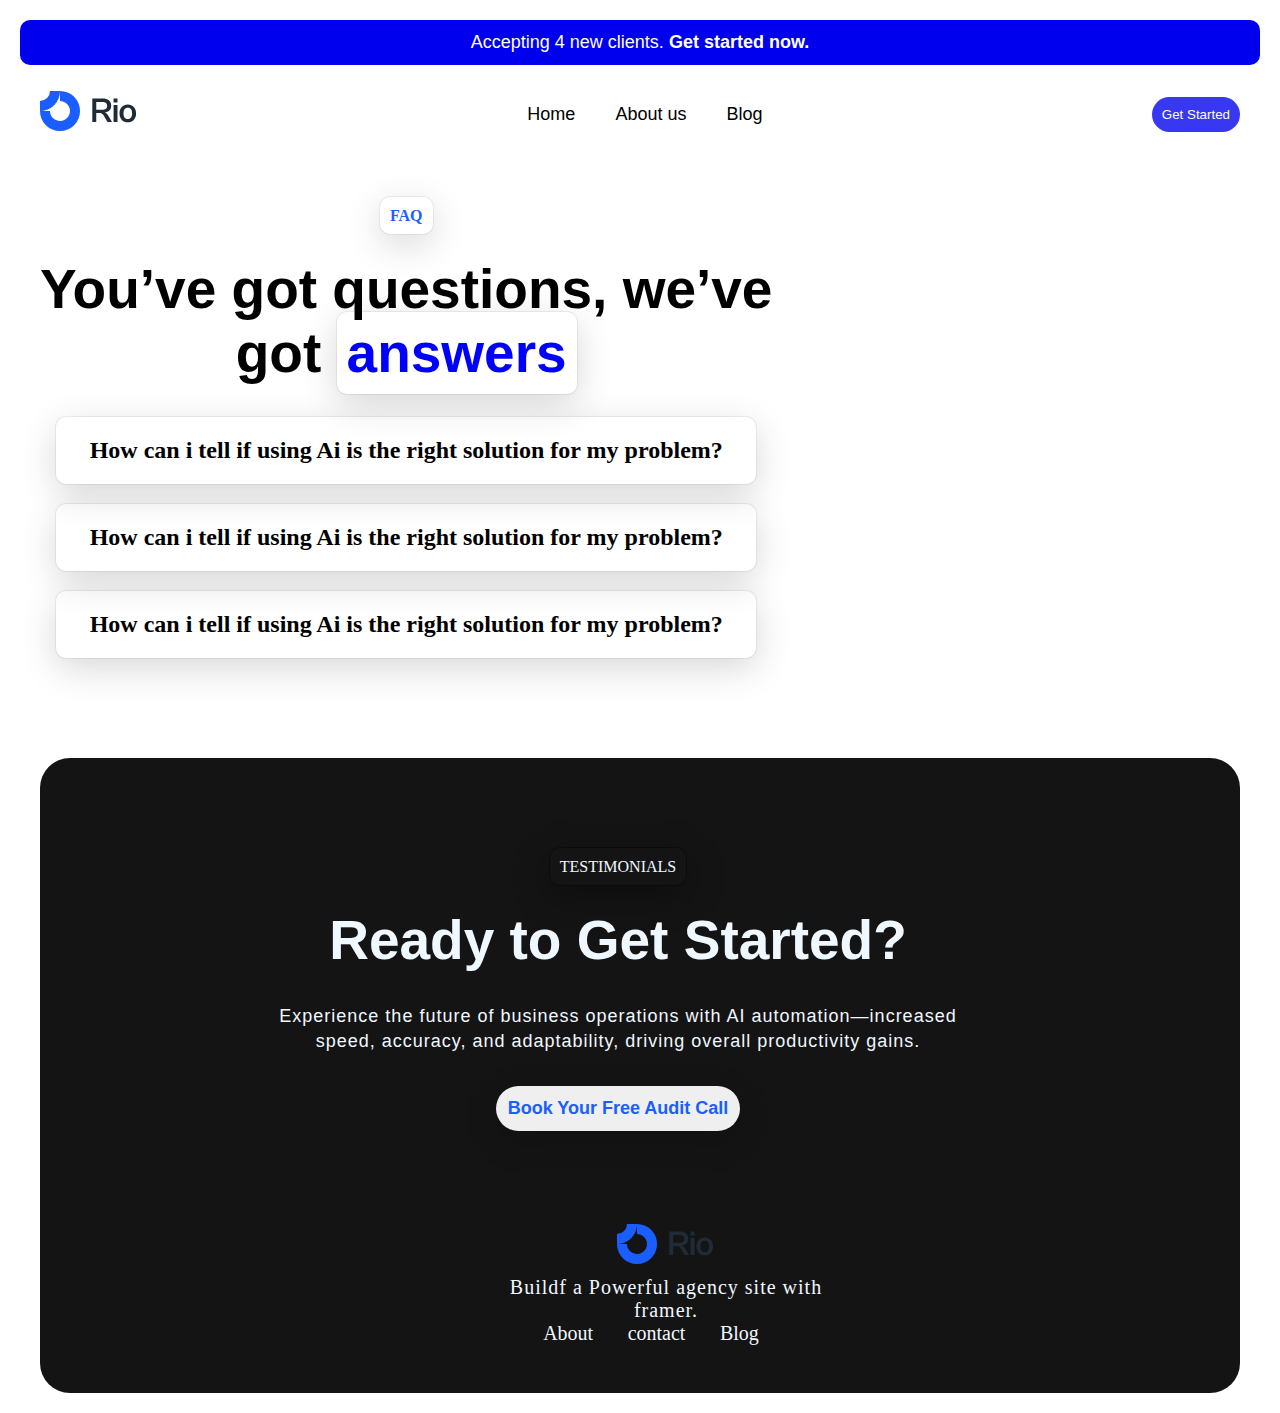
<file: About.html>
<!DOCTYPE html>
<html lang="en">
<head>
    <meta charset="UTF-8">
    <meta name="viewport" content="width=device-width, initial-scale=1.0">
  <!-- fontawesome cdn -->
  <link
  rel="stylesheet"
  href="https://cdnjs.cloudflare.com/ajax/libs/font-awesome/6.6.0/css/all.min.css"
  integrity="sha512-Kc323vGBEqzTmouAECnVceyQqyqdsSiqLQISBL29aUW4U/M7pSPA/gEUZQqv1cwx4OnYxTxve5UMg5GT6L4JJg=="
  crossorigin="anonymous"
  referrerpolicy="no-referrer"
/>
    <title>Document</title>
    <link rel="stylesheet" href="style.css">
</head>
<body>
    <header>
        <!-- this is top header -->
        <div class="top-header">
          <p>Accepting 4 new clients. <b>Get started now.</b></p>
        </div>
  
        <!-- navigation -->
        <nav>
          <div class="nav-img">
            <a href="index.html"><img src="All-img/WvIxk2OsDPSdCdejZp7vMsFKbs.svg" alt=""></a>
          </div>
          <div class="list">
  
              <li><a href="index.html">Home</a></li>
              <li><a href="index.html">About us</a></li>
              <li><a href="blog.html">Blog</a></li>
          </div>
  
          <div class="nav-btn">
            <button>Get Started</button>
          </div>
        </nav>
      </header>
<!-- section 7 start -->
<section >
    <div class="sec-8">

        <div class="sec-faq-div">
            <span>FAQ</span>
            <h3>You’ve got questions, we’ve <br> got <span style="color: blue;">answers</span></h3>
            <div class="FAQ-div">
                
                <h2>How can i tell if using Ai is the right solution for my problem?</h2>
                <i class="fa-solid fa-plus"></i>
                <p>
                    
              </p>
          </div>

          <div class="FAQ-div">
              <h2>How can i tell if using Ai is the right solution for my problem?</h2>
              <i class="fa-solid fa-plus"></i>
          </div>
          
          <div class="FAQ-div">
              <h2>How can i tell if using Ai is the right solution for my problem?</h2>
              <i class="fa-solid fa-plus"></i>
          </div>
          
      </div>
  </div>
</section>
<!-- section 7 end -->

      <!-- footer -->
 <footer>
    <div class="footer-text">
        <span>TESTIMONIALS</span>
        <h3>Ready to Get Started?</h3>
        <p>Experience the future of business operations with AI automation—increased <br>speed, accuracy, and adaptability, driving overall productivity gains.</p>
        <button class="btn">Book Your Free Audit Call</button>
    </div>
    <div class="footer-div">
        <div class="footer-icon">
            <i class="fa-brands fa-facebook"></i>
            <i class="fa-brands fa-twitter"></i>
            <i class="fa-brands fa-linkedin"></i>
        </div>
        <div class="footer-ing" >
            <img src="All-img/WvIxk2OsDPSdCdejZp7vMsFKbs.svg" alt="">

            <p>Buildf a Powerful agency site with <br> framer.</p>
        </div>
        <div class="footer-nav">
            <a href="#">About</a>
            <a href="#">contact</a>
            <a href="#">Blog</a>
        </div>
    </div>
 </footer>
<!-- footer end -->
</body>
</html>
</file>
<file: style.css>
*{
    padding: 0;
    margin: 0;
    box-sizing: border-box;
}
body{
    margin: 20px;

}

.top-header{
    background-color:rgb(0,0,238);
    font-family: sans-serif;
    font-weight: 400;
    font-size: 18px;
    color: white;
    padding: 12px;
    text-align: center;
    border-radius: 10px;
}

.mobile-menu{
  display: none;

  
}


.mobile-btn{
  display: none;
}
#closenav{
  display: none;
}
nav{
    max-width: 1200px;
    margin: 0 auto;
    display: flex;
    align-items: center;
    justify-content: space-between;
    font-family: sans-serif;
    margin-top: 20px;
}
.list{
    display: flex;
    gap: 40px;
}

nav li, a{
    list-style: none;
    font-weight: 400;
    text-decoration: none;
    color: #000;
    font-size: 18px;
}
.nav-btn button{
    background-color:rgba(0, 0, 238, 0.782);
    font-weight: 400;
    color: white;
    text-decoration: none;
    padding:10px ;
    border-radius:20px;
    border: none;
    cursor: pointer;

}
.fa-bars{
  display: none;
}

/* section 1 start */
.div-text{
    max-width: 1200px;
    margin: 0 auto;
    text-align: center;
    margin-top: 5rem;
}

.div-text h1{
    font-size:80px ;
    font-weight: 700;

}
.div-text p{
    margin-top:1rem ;
    font-size: 20px;
    font-weight: 400;
}


/* section 1 end */
/* section 2 startr */

.img-card{
  max-width: 1200px;
  margin: 0 auto;
  display: flex;
  justify-content: center;
  gap: 30px;
  text-align: center;
  margin-top: 2rem;
  }
  .happy h5{
    font-size: 18px;
    font-weight: 400;
  }
  .gril-1-img{
    transform: translate(38px);
    
  }
  .gril-img{
    transform: translate(20px);
    
  }
  .text-area{
    display: flex;
    align-items: center;
    gap: 20px;
    text-align: center;
  }
  .text-area p{
    font-size: 18px;
    font-weight: 400;
    text-align: center;
  }
  .all-img img{
    text-align: center;
  width: 60px;
  height: 60px;
  border-radius: 100%;
  object-fit: cover;
  object-position: top;
  
  }
   .work-img{
    max-width: 1200px;
    margin:  0 auto;
    justify-content: center;
    object-fit: cover;
    margin-top: 2rem;
   
   }
   .work-img img{
    border-radius: 40px;
    max-width: 100%;
   }

   /* .wrapper-1{
  max-width: 1200px;
  margin: 0 auto;
    display: flex;
    gap: 20px;
    position: absolute;
     left: 100%; 
    animation-name: scrollleft;
    animation-duration: 40s;
    animation-timing-function:linear;
    animation-delay: -10s;
     
  }
  .James-1{
    display: flex;
    gap: 60px;
  }
  
  .item-1{
    width: 300px;
    height: 300px;
    padding: 20px;
    border-radius: 30px;
    position: relative;
    
  } */
 
  

/* section 2 end */


 /* section 3 start */

.services h2{
    margin-top: 3rem;
}
.conteinar {
  background-color: #f6f6f7;
  color: #202b38;
  max-width:590px ;
  border-radius: 26px;
  padding: 10px;
  font-size: 12px;
  display: flex;
  flex-direction: column;
  gap: 20px;
  padding-top: 31px;
  padding: 0 30px;
  height: 30vh;
  background-color: #fff;
  cursor: pointer;

  box-shadow: rgba(0, 0, 0, 0.16) 0px 10px 36px 0px, rgba(0, 0, 0, 0.06) 0px 0px 0px 1px;
}

.chat {
  max-width: 8%;
  margin-top: 20px;
  margin-bottom: 20px;
}
.title {
  font-size: 25px;
  margin-bottom: 5px;
  line-height: 27.5px;
}
.text {
  font-size: 18px;
}
.learn-more {
  display: flex;
  gap: 10px;
  align-items: center;
  margin-top: 23px;
  margin: 0;
  text-align: start;
  margin-bottom: 31px;
}
.learn-more h2 {
  font-size: 18px;
  color: #1a5eff;
}
.grid {
  display: flex;
  flex-direction: row;
  gap:20px;
  margin-top: 20px;
  justify-content: center;
}
.card-section {
  /* padding: 20px; */
  margin: 100px auto;
  max-width: 100%;
}
.services {
  text-align: center;
  background-color: #ffffff;
  font-size: 35px;
  max-width: 100%;
  margin: 0 auto;
  margin-bottom: 30px;
  color: #000000;
  padding: 20px;
  margin-bottom: 20px;
}
.color {
  color: #1a5eff;
}
.btn {
 
   
    font-family: sans-serif;
   color: #1a5eff;
    padding: 12px;
    border-radius: 30px;
    margin-top: 2rem;
    font-weight: 700;
    font-size:18px ;
    border: none;
    cursor:pointer;
    box-shadow: rgba(0, 0, 0, 0.16) 0px 10px 36px 0px, rgba(0, 0, 0, 0.06) 0px 0px 0px 1px;
}

.hover-effect:hover {
  transform: rotate(-3deg);
  transition: all 0.5s ease-in-out;
}
.hover-animation:hover {
  transform: rotate(3deg);
  transition: all 0.5s ease-in-out;
}
.banner:hover {
  background-color: #202b38;
  transition: all 0.7s ease;
}

.text-focus-in {
  -webkit-animation: text-focus-in 1s cubic-bezier(0.55, 0.085, 0.68, 0.53) both;
  animation: text-focus-in 1s cubic-bezier(0.55, 0.085, 0.68, 0.53) both;
}

 @-webkit-keyframes text-focus-in {
  0% {
    -webkit-filter: blur(12px);
    filter: blur(12px);
    opacity: 0;
  }
  100% {
    -webkit-filter: blur(0px);
    filter: blur(0px);
    opacity: 1;
  }
}
@keyframes text-focus-in {
  0% {
    -webkit-filter: blur(12px);
    filter: blur(12px);
    opacity: 0;
  }
  100% {
    -webkit-filter: blur(0px);
    filter: blur(0px);
    opacity: 1;
  }
}  


/* section 3 end */


/* section 4 start */
.sec-4{
    max-width: 1200px;
    margin: 0 auto;
    gap: 5rem;
    display: flex;
   align-items: start;
   justify-content: space-between;
    margin-top:4rem ;
}
.svg{
  width: 25px;
  
}
.sec-4-text p{
    letter-spacing: 1px;
    word-spacing: 3px;
   font-family: sans-serif;
     font-weight: 400;
     font-size: 18px;
}
.img{
    /* flex-basis: 100%; */
}
.sec-4-text span{
    border-radius: 10px;
    padding: 10px;
    border: none;
    box-shadow: rgba(0, 0, 0, 0.16) 0px 10px 36px 0px, rgba(0, 0, 0, 0.06) 0px 0px 0px 1px;
}


.sec-4-text h3{
    font-size:55px ;
    font-weight: 700;
    font-family: sans-serif;
    margin-top: 2rem;
    margin-bottom: 2rem;
}

.sec-4 img{
    max-width: 100%;
}

.functional{
  display: flex;
margin-top: 1rem;
  gap: 20px;
}



/* section 4 end */


/* section 5 start */
.sec-5{
    max-width: 1200px;
    margin: 0 auto;
    display: flex;
    gap: 5rem;
   align-items: start;
   justify-content: space-between;
    margin-top:6rem ;
}

.sec-5-text span{
    border-radius: 10px;
    padding: 10px;
    color: #1a5eff;
    font-weight: bold;
    border: none;
    box-shadow: rgba(0, 0, 0, 0.16) 0px 10px 36px 0px, rgba(0, 0, 0, 0.06) 0px 0px 0px 1px;
}
.sec-5-text h3{
    font-size:55px ;
    font-weight: 700;
    font-family: sans-serif;
    margin-top: 2rem;
    margin-bottom: 2rem;
}

.content-div{
    display: flex;
    align-items: center;
    justify-content: space-between;
    padding: 20px;
    border-radius: 10px;
    gap: 10px;
    font-size: 20px;
    font-weight: 700;
    margin-bottom: 2rem;
    box-shadow: rgba(0, 0, 0, 0.16) 0px 10px 36px 0px, rgba(0, 0, 0, 0.06) 0px 0px 0px 1px;
}
.content-div:hover{
    background-color: rgb(0,0,238);
    color: white;
}


.Ai-img{
    max-width: 100%;
   
}
.secend-img{
    width: 60px;
    height: 60px;
    border-radius: 100%;
    object-fit: cover;
}

.button-div{
    display:flex;
    align-items: center;
    gap: 20px;
    margin-top: 2rem;
}
/* section 5  end */


/* section 6 start */

.main-testimonial{
  max-width: 1200px;
  margin: 0 auto;
  justify-content: center;
  margin-top: 3rem;
 
}

.testimonial{
  text-align: center;

}
.testimonial span{
  border-radius: 10px;
  padding: 10px;
  color: #1a5eff;
  font-weight: bold;
  border: none;
  box-shadow: rgba(0, 0, 0, 0.16) 0px 10px 36px 0px, rgba(0, 0, 0, 0.06) 0px 0px 0px 1px;
}
.testimonial h3{
  font-size:55px ;
  font-weight: 700;
  font-family: sans-serif;
  margin-top: 2rem;
  margin-bottom: 2rem;
}

.first-img{
  width: 60px;
  height: 60px;
  border-radius: 100%;
  object-fit: cover;
  object-position: top;
}
.James{
  display: flex;
  align-items: center;
gap: 20px;
}
.star-img{
 width: 10rem;
 margin-top: 2rem;
}
.testimonial-img .p{
margin-top: 2rem;
font-size: 18px;
font-weight: 400;
line-height: 22px;
}




.wrapper{
  display: flex;
  gap: 20px;
  position: absolute;
   left: 100%; 
  animation-name: scrollleft ;
  animation-duration: 5s;
  animation-timing-function: linear;
  animation-delay: -1s;
   
}

.item{
  width: 300px;
  height: 300px;
  padding: 20px;
  border-radius: 30px;
  position: relative;
  box-shadow: rgba(0, 0, 0, 0.16) 0px 10px 36px 0px, rgba(0, 0, 0, 0.06) 0px 0px 0px 1px;
}

  
  @keyframes scrollleft {
       to{
          left: -200px;
      } 
  }
/* section 6 end */

/* section 7 start */
.pricing-sec{
  max-width: 1200px;
  margin: 0 auto;
  justify-content: center;
  display: grid;
  grid-template-columns: repeat(3,1fr);
  gap: 20px;
  
}
.plans-div{
  text-align: center;
  
  margin-top: 25rem;
}
.plans-div span{
  border-radius: 10px;
  padding: 10px;
  color: #1a5eff;
  font-weight: bold;
  border: none;
  box-shadow: rgba(0, 0, 0, 0.16) 0px 10px 36px 0px, rgba(0, 0, 0, 0.06) 0px 0px 0px 1px;
}
.plans-div h3{
  font-size:55px ;
    font-weight: 700;
    font-family: sans-serif;
    margin-top: 2rem;
    margin-bottom: 2rem;
}

.Feature-sec{
padding-bottom: 30px;
padding-right: 30px;
padding-top: 10px;
}
.get-text{
  box-shadow: rgba(0, 0, 0, 0.16) 0px 10px 36px 0px, rgba(0, 0, 0, 0.06) 0px 0px 0px 1px;
  padding: 20px;
  border-radius: 30px;
  margin: 10px; 
}
.pricing-sec:hover .get-text{
transform: translate(12px);
transition: all 1s ease-in;

}
.get-text button{
  background-color: #1a5eff;
  padding: 10px  25px;
  border-radius: 20px;
border: none;
color: white;
font-size: 20px;

margin-top: 0.5rem;
margin-bottom: 0.5rem;
}
.get-text h5{
font-size: 55px;
font-weight: 700;
}
.get-text p{
font-size: 18px;
}
.download{
  width: 20px;
}
.get-child{
  box-shadow: rgba(0, 0, 0, 0.16) 0px 10px 36px 0px, rgba(0, 0, 0, 0.06) 0px 0px 0px 1px;
  border-radius: 30px;
}
.Feature-div{
  display: flex;
  align-items: center;
  gap: 10px;
  padding-bottom: 30px;
  padding-left: 30px;
}
.Feature-div span{
  font-size: 18px;
  font-weight: 400;

}
.option-div{
  display: flex;
  box-shadow: rgba(0, 0, 0, 0.16) 0px 10px 36px 0px, rgba(0, 0, 0, 0.06) 0px 0px 0px 1px;
  padding: 10px;
 margin-left: 30px;
 border-radius: 20px;
 justify-content: space-between;
}
/* section 7 end */



/* section 8 start */
.sec-8{
  max-width: 1200px;

  position: sticky;
 
  margin: 0 auto;
  display: flex;
  margin-top: 4rem;

 
}
.parent-div{

}
.sec-8 span{
  border-radius: 10px;
  padding: 10px;
  border: none;
  color: #1a5eff;
  font-weight: bold;
  box-shadow: rgba(0, 0, 0, 0.16) 0px 10px 36px 0px, rgba(0, 0, 0, 0.06) 0px 0px 0px 1px;
}
.sec-8 h3{
  font-size:55px ;
    font-weight: 700;
    font-family: sans-serif;
    margin-bottom: 2rem;
    margin-top: 1rem;
}
.child-div{
  box-shadow: rgba(0, 0, 0, 0.16) 0px 10px 36px 0px,
  rgba(0, 0, 0, 0.06) 0px 0px 0px 1px;
  padding: 20px;
  margin-bottom: 25px;
  flex-basis: 100%;
}
.child-div:hover{

  transform: rotate(3deg);
  /* transition: all 0.5s ease-in-out; */
  transition: all 0.4s ease-in-out;
}
.child-div h3{
  font-size: 30px;
  font-weight: 700;
  color: #1a5eff;
  }
  .child-div button{
    color: #1a5eff;
    border: none;
    gap: 10px;
    background:none;
    align-items: center;
  }
  .child-div img{
    margin-top: px;
    align-items: center;
  }
  .wrapper-2{
    display: flex;
    align-items: center;
    gap: 10px;
    margin-top: 20px;
  }
  .wrapper-2 button{
    font-size: 18px;
    font-weight: 700;
   
  }
  .dopdown-div{
    width: 600px;
    height: 500px;
    overflow-y: scroll;
    overflow-x: hidden;
    position:static;


  }
  .parent-div{
    flex-basis: 100%;
   
  }
  .child-div h2{
    font-size: 25px;
    font-weight: 700;
    line-height: 28px;
  }
  
  .child-div p{
    font-weight: 400;
    font-size: 18px;
    margin-top: 0.5rem;
    line-height: 27px;
    letter-spacing: 0.1px;
  }


/* section 8 end */

/* section 9 start */

.sec-9{

    max-width: 1200px;
    margin: 0 auto;
    justify-content: center;
    
    margin-top: 5rem;
}
.sec-faq-div{
  text-align: center;
}
.sec-faq-div span{
    border-radius: 10px;
    padding: 10px;
    border: none;
    box-shadow: rgba(0, 0, 0, 0.16) 0px 10px 36px 0px, rgba(0, 0, 0, 0.06) 0px 0px 0px 1px;
}
.sec-faq-div h3{
    font-size:55px ;
    font-weight: 700;
    font-family: sans-serif;
    margin-top: 2rem;
    margin-bottom: 2rem;
}

#faq{
  max-width: 800px;
  margin: 0 auto;
  text-align: center;
}
#faq ul{
  text-align: left;
  list-style-type: none;
}
#faq h2{
  color: #1a5eff;
  font-size: 20px;
  line-height: 34px;
  padding: 15px 15px 0;
  letter-spacing: 1px;
  text-transform: none;
  font-weight: 400;
  display: block;
  margin: 0;
  cursor: pointer;
  transition: .2s;

}
#faq p{
  color: #000;
  text-align: left;
  font-size: 14px;
  line-height: 1.45;
  position: relative;
  overflow: hidden;
  max-height: 250px;
  will-change: max-height;
  content: layout;
  display: inline-block;
opacity: 1;
transform: translate(0,0);
margin-top: 5px;
margin-bottom: 0 50px 0 15px ;
transition: .3s opacity, max-height;
hyphens: auto;
z-index: 2;
}
  #faq ul li{
position: relative;
overflow: hidden;
padding: 0;
margin: 0;
background: #f2f5f8;
box-shadow: 0 3px 10px -2px rgba(210, 194, 194, 0.1);
border-radius: 4px;
  }
#faq ul li + li{
  margin-top: 15px;
}
#faq ul li:last-of-type{
  padding-bottom: 0;
}
#faq ul li i{
  position: absolute;
  transform: translate(-6px,0);
  margin-top: 28px;
  right: 15px;
}
#faq ul li i:before,ul li i:after{
  content: "";
  position: absolute;
  background-color: #000;
  width: 3px;
  height: 9px;
}
#faq ul li i::before{
  transform: translate(-2px,0)rotate(-45deg);
}

#faq ul li i:after{
  transform: translate(-2px,0)rotate(-45deg);
}
#faq ul li input[type=checkbox] {
  position: absolute;
  cursor: pointer;
  width: 100%;
  height: 100%;
  z-index: 1;
  opacity: 0;
  touch-action: manipulation;

}
#faq ul li input[type=checkbox]:checked~ h2{
  color: #000;
}
#faq ul li input[type=checkbox]:checked~ p{
 margin: 0;
 max-height: 0;
 transform: .3s;
 opacity: 0;
}

.FAQ-div{
    max-width: 700px;
    margin: 0 auto;
   
    text-align: center;
    margin-bottom: 20px;
    border-radius: 10px;
    padding: 20px;
    align-items: center;
    justify-content: space-between;
    box-shadow: rgba(0, 0, 0, 0.16) 0px 10px 36px 0px, rgba(0, 0, 0, 0.06) 0px 0px 0px 1px;
}
/* section 9 end */

/* footer */

footer{
    max-width: 1200px;
    margin:  0 auto;
    margin-top: 5rem;
    /* background-image: url(All-img/862206.webp); */
background-color: #000000eb;
    background-repeat: no-repeat;
    background-position: bottom;
    background-size:auto;
    padding: 20px;
   border-radius: 30px;
   
   padding-bottom: 3rem;
 padding-right: 4rem;
}
.footer-text{
    text-align: center;
    margin-top: 5rem;
    margin-bottom: 4rem;
}
.footer-text p{
    color: aliceblue;
    font-family: sans-serif;
    font-size: 18px;
    letter-spacing: 1px;
    line-height: 25px;
}
.footer-text span{
    border-radius: 10px;
    padding: 10px;
    border: none;
    box-shadow: rgba(0, 0, 0, 0.38) 0px 10px 36px 0px, rgba(0, 0, 0, 0.304) 0px 0px 0px 1px;
   color: aliceblue;

}
.footer-text h3{
    font-size:55px ;
    font-weight: 700;
    font-family: sans-serif;
    margin-top: 2rem;
    margin-bottom: 2rem;
    color: aliceblue;
}
.footer-div{
    
    text-align: center;
    justify-content: space-between;
    align-items: center;
    color: aliceblue;
    font-size: 18px;
  transform: translateX(3rem);
   
}
.footer-div a{
    color: aliceblue;
    font-weight: 400;
    font-size: 18px;
}
.footer-main-icon{
  display: flex;
  justify-content: space-between;
  align-items: start;
}
.footer-icon i{
    margin-right:30px ;
    font-size: 20px;
    cursor: pointer;
}
.footer-nav a{
margin-right: 30px;
font-size: 20px;

}
.footer-ing p{
    letter-spacing: 1px;
    font-size: 20px;
}

@media (max-width:545px){

  .list{
    display: none;
  }
  .fa-bars{
    display:block ;
  }
  .nav-btn button{
   display: none;
  }
  /* .mobile{
    
    display: flex;
    flex-direction: column;
    align-items: center;
    justify-content: center;
    
  } */
  .mobilemanu{
   
    display: flex;
    flex-direction: column;
    align-items: center;
    justify-content: center;
}
.mobile{
  display: none;
}
  .mobile-menu{
    display: block;
   list-style-type: none;
  }
  .mobile-menu li{
    margin-bottom: 10px;
    display: flex;
    gap: 30px;
   
  } 
  .mobile-btn{
    display: block;
    
  }
  
  .mobile-btn button{
    background-color: #1a5eff;
    color: white;
    border: none;
    font-size: 20px;
    margin-top: 20px;
    padding: 5px 10px;
    cursor: pointer;
    border-radius: 10px;
  }
  
section{
  max-width: 545px;
}

.div-text{
  margin-top: 20px;
}
.div-text h1{
  font-size: 40px;
  font-weight: 700;
  width: 30rem;
}
.div-text p{
  font-weight: 400;
  font-size: 18px;
  width: 30rem;
  line-height: 27px;
}
.div-text
.btn{
  background-color: #1a5eff;
  color: white;
}

/* section 3 start  */

.services h2{
font-weight: 700;
font-size: 35px;
}
.grid{
   display: flex;
  flex-direction: column;
  
  
}
.get-text button{
 padding: 9px 30%;
}
.pricing-sec{

  display: block;
  flex-direction: column;
}
.get-text{
  text-align: center;
}
.conteinar{
 
  height: 250px;
}

.sec-4{
  display: flex;
  flex-direction: column;
}

.sec-4-text {
text-align: center;
}
.sec-4-text h3{
  font-size: 30px;
  font-weight: 700;
  line-height: 32px;
  
}
.sec-4-text p{
  font-size: 15px;
  font-weight: 400;
  line-height: 27px;
  
  
}
.functional{
  display: flex;
  flex-direction: column;
}
.sec-5{
  display: flex;
  flex-direction: column;
}
.sec-5-text{
  text-align: center;
}
.sec-5-text h3{
  font-size: 35px;
  font-weight: 700;
  line-height: 35px;
  width: 30rem;
  
}
.content-div{
  display: flex;
  flex-direction: column;
  
}
.content-div p{
  font-size: 20px;
  font-weight: 700;
  line-height: 24px;
}
.fa-solid,.fa-regular{
color: #1a5eff;
font-size: 25px;

}
.fa-arrow-right{
  color: #000;
}
.button-div-1{
  text-align: center;
  
}
.button-div{
  display: inline-block;
  text-align: center;
}
.testimonial h3{
font-size: 30px;
font-weight: 700;
line-height: 32px;
width: 30rem;
}
.sec-8{
  display: flex;
  flex-direction: column;
}
.parent-div h3{
font-size: 35px;
font-weight: 700;
line-height: 32px;

}
.parent-div p{
  font-size: 18px;
  font-weight: 400;
  line-height: 27px;
}
.parent-div .btn {
background-color: #1a5eff;
color: white;
}
.child-div h2{
font-size: 25px;
font-weight: 700;
line-height: 28px;
}
.child-div p{
font-size: 18px;
font-weight: 400;
line-height: 27px;
width: 30rem;
}
.sec-faq-div h3{
font-size:35px ;
font-weight: 600;
line-height: 32px;

}
.footer-text{
  width: 32rem;
}
.footer-text h3{
 font-size: 30px;
}
.pp{
  text-align: center;
  font-size: 18px;
  font-weight: 400;
  line-height: 24px;
 width: 30rem;
}
.footer-text .btn{
  background-color: #1a5eff;
  color: white;
}
.footer-div{
  display: flex;
  flex-direction: column;
  
}
.footer-ing p{
  margin-top: 20px;
}
.footer-main-icon{
  display: flex;
  flex-direction: column;
  align-items: center;
}
.footer-icon{
  display: flex;
  gap: 32px;
  margin-top: 30px;
}
.footer-nav{
  margin-top: 20px;
}

}
</file>
